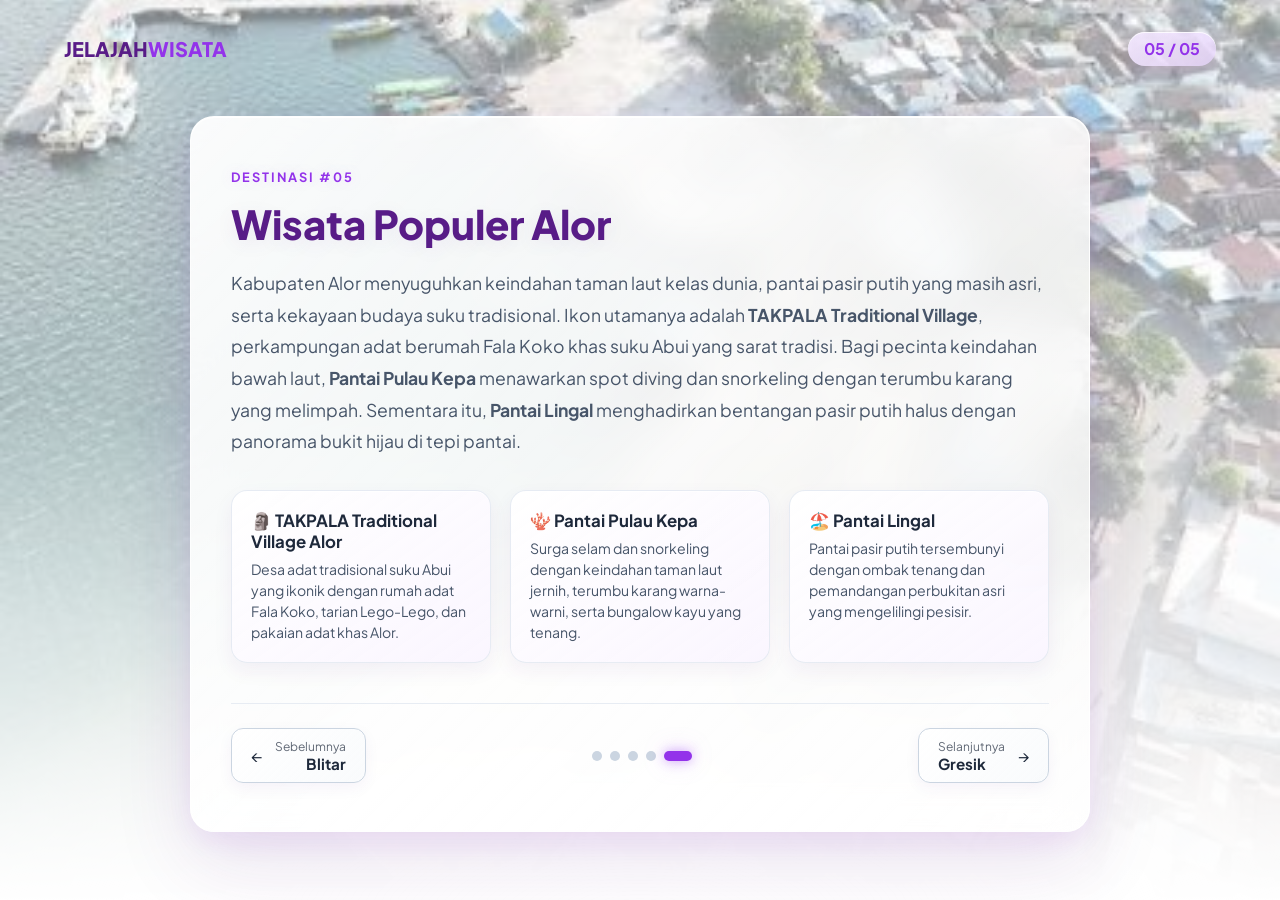
<file: pages/alor.html>
<!doctype html>
<html lang="id">
	<head>
		<meta charset="UTF-8" />
		<meta name="viewport" content="width=device-width, initial-scale=1.0" />
		<title>Wisata Populer Blitar - Sejarah, Candi & Wisata Bahari</title>
		<link
			href="https://fonts.googleapis.com/css2?family=Plus+Jakarta+Sans:wght@400;600;700;800&display=swap"
			rel="stylesheet"
		/>
		<link rel="stylesheet" href="../style.css" />
	</head>
	<body>
		<div class="background-decor" style="--background-image: url('/pages/png__/alor.jpg');"></div></div>

		<nav class="navbar">
			<div class="logo">JELAJAH<span>WISATA</span></div>
			<div class="counter">05 / 05</div>
		</nav>

		<main class="container">
			<div class="badge-tag">DESTINASI #05</div>

			<h1 class="animate-title" id="pageTitle">Wisata Populer Alor</h1>

			<div class="content-box">
				<p class="animate-paragraph" id="mainParagraph">
					Kabupaten Alor menyuguhkan keindahan taman laut kelas dunia, pantai pasir putih yang masih asri, serta kekayaan budaya suku tradisional.
Ikon utamanya adalah <strong>TAKPALA Traditional Village</strong>, perkampungan adat berumah Fala Koko khas suku Abui yang sarat tradisi.
Bagi pecinta keindahan bawah laut, <strong>Pantai Pulau Kepa</strong> menawarkan spot diving dan snorkeling dengan terumbu karang yang melimpah.
Sementara itu, <strong>Pantai Lingal</strong> menghadirkan bentangan pasir putih halus dengan panorama bukit hijau di tepi pantai.
				</p>
			</div>

			<div class="cards-grid">
				<div class="card">
					<h3>🗿 TAKPALA Traditional Village Alor</h3>
					<p>
						Desa adat tradisional suku Abui yang ikonik dengan rumah adat Fala
						Koko, tarian Lego-Lego, dan pakaian adat khas Alor.
					</p>
				</div>
				<div class="card">
					<h3>🪸 Pantai Pulau Kepa</h3>
					<p>
						Surga selam dan snorkeling dengan keindahan taman laut jernih,
						terumbu karang warna-warni, serta bungalow kayu yang tenang.
					</p>
				</div>
				<div class="card">
					<h3>🏖️ Pantai Lingal</h3>
					<p>
						Pantai pasir putih tersembunyi dengan ombak tenang dan pemandangan
						perbukitan asri yang mengelilingi pesisir.
					</p>
				</div>
			</div>

			<div class="nav-controls">
				<a href="blitar.html" class="nav-btn prev-btn" id="btnPrev">
					<span class="arrow">&larr;</span>
					<span class="btn-text">
						<small>Sebelumnya</small>
						<strong>Blitar</strong>
					</span>
				</a>

				<div class="dots-indicator">
					<span class="dot"></span>
					<span class="dot"></span>
					<span class="dot"></span>
					<span class="dot"></span>
					<span class="dot active"></span>
				</div>

				<a href="gresik.html" class="nav-btn next-btn" id="btnNext">
					<span class="btn-text">
						<small>Selanjutnya</small>
						<strong>Gresik</strong>
					</span>
					<span class="arrow">&rarr;</span>
				</a>
			</div>
		</main>

		<script src="../script.js"></script>
	</body>
</html>
</file>
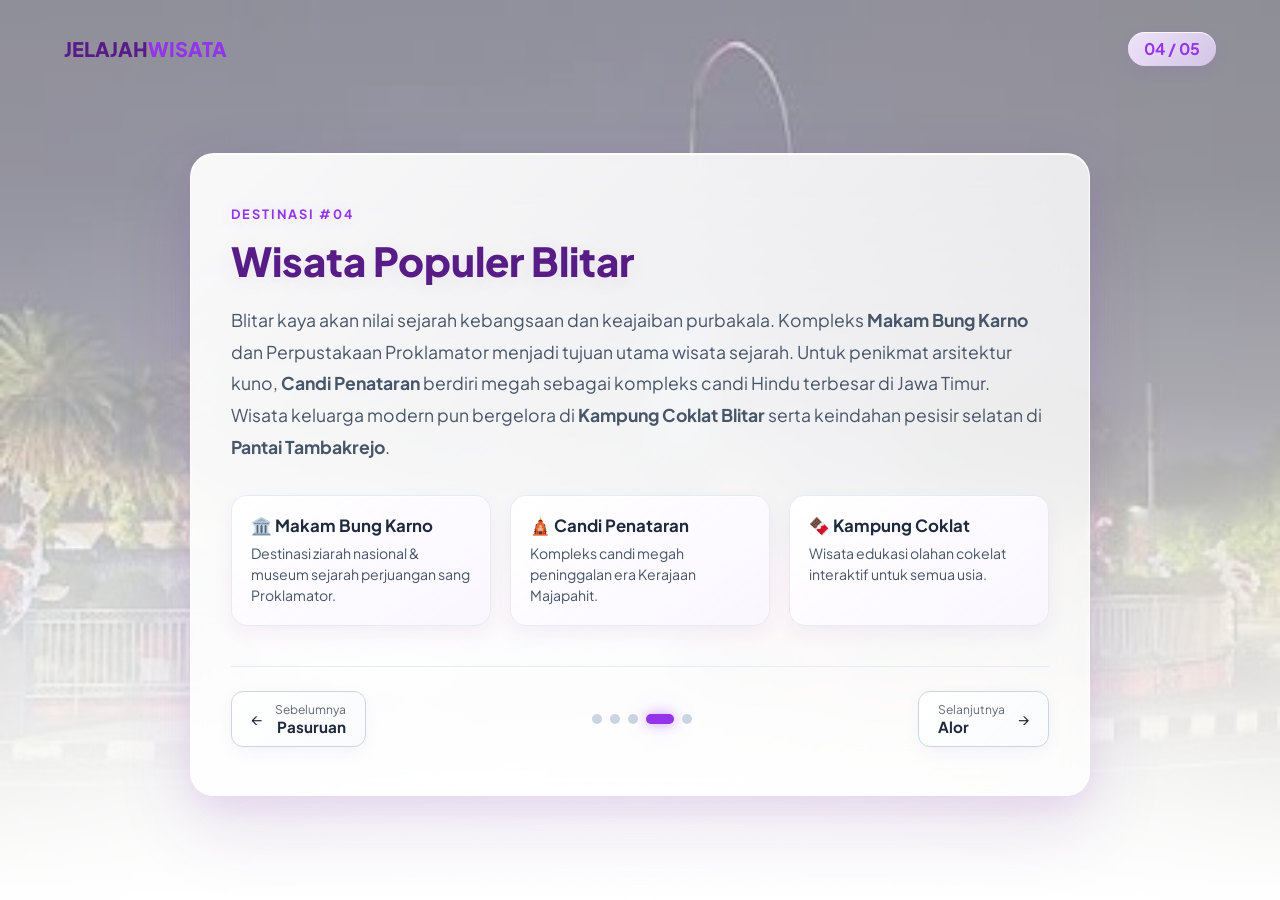
<file: pages/blitar.html>
<!doctype html>
<html lang="id">
	<head>
		<meta charset="UTF-8" />
		<meta name="viewport" content="width=device-width, initial-scale=1.0" />
		<title>Wisata Populer Blitar - Sejarah, Candi & Wisata Bahari</title>
		<link
			href="https://fonts.googleapis.com/css2?family=Plus+Jakarta+Sans:wght@400;600;700;800&display=swap"
			rel="stylesheet"
		/>
		<link rel="stylesheet" href="../style.css" />
	</head>
	<body>
		<div class="background-decor" style="--background-image: url('/pages/png__/blitar.jpg');"></div></div>

		<nav class="navbar">
			<div class="logo">JELAJAH<span>WISATA</span></div>
			<div class="counter">04 / 05</div>
		</nav>

		<main class="container">
			<div class="badge-tag">DESTINASI #04</div>

			<h1 class="animate-title" id="pageTitle">Wisata Populer Blitar</h1>

			<div class="content-box">
				<p class="animate-paragraph" id="mainParagraph">
					Blitar kaya akan nilai sejarah kebangsaan dan keajaiban purbakala.
					Kompleks <strong>Makam Bung Karno</strong> dan Perpustakaan
					Proklamator menjadi tujuan utama wisata sejarah. Untuk penikmat
					arsitektur kuno, <strong>Candi Penataran</strong> berdiri megah
					sebagai kompleks candi Hindu terbesar di Jawa Timur. Wisata keluarga
					modern pun bergelora di <strong>Kampung Coklat Blitar</strong> serta
					keindahan pesisir selatan di <strong>Pantai Tambakrejo</strong>.
				</p>
			</div>

			<div class="cards-grid">
				<div class="card">
					<h3>🏛️ Makam Bung Karno</h3>
					<p>
						Destinasi ziarah nasional & museum sejarah perjuangan sang
						Proklamator.
					</p>
				</div>
				<div class="card">
					<h3>🛕 Candi Penataran</h3>
					<p>Kompleks candi megah peninggalan era Kerajaan Majapahit.</p>
				</div>
				<div class="card">
					<h3>🍫 Kampung Coklat</h3>
					<p>Wisata edukasi olahan cokelat interaktif untuk semua usia.</p>
				</div>
			</div>

			<div class="nav-controls">
				<a href="pasuruan.html" class="nav-btn prev-btn" id="btnPrev">
					<span class="arrow">&larr;</span>
					<span class="btn-text">
						<small>Sebelumnya</small>
						<strong>Pasuruan</strong>
					</span>
				</a>

				<div class="dots-indicator">
					<span class="dot"></span>
					<span class="dot"></span>
					<span class="dot"></span>
					<span class="dot active"></span>
					<span class="dot"></span>
				</div>

				<a href="alor.html" class="nav-btn next-btn" id="btnNext">
					<span class="btn-text">
						<small>Selanjutnya</small>
						<strong>Alor</strong>
					</span>
					<span class="arrow">&rarr;</span>
				</a>
			</div>
		</main>

		<script src="../script.js"></script>
	</body>
</html>
</file>
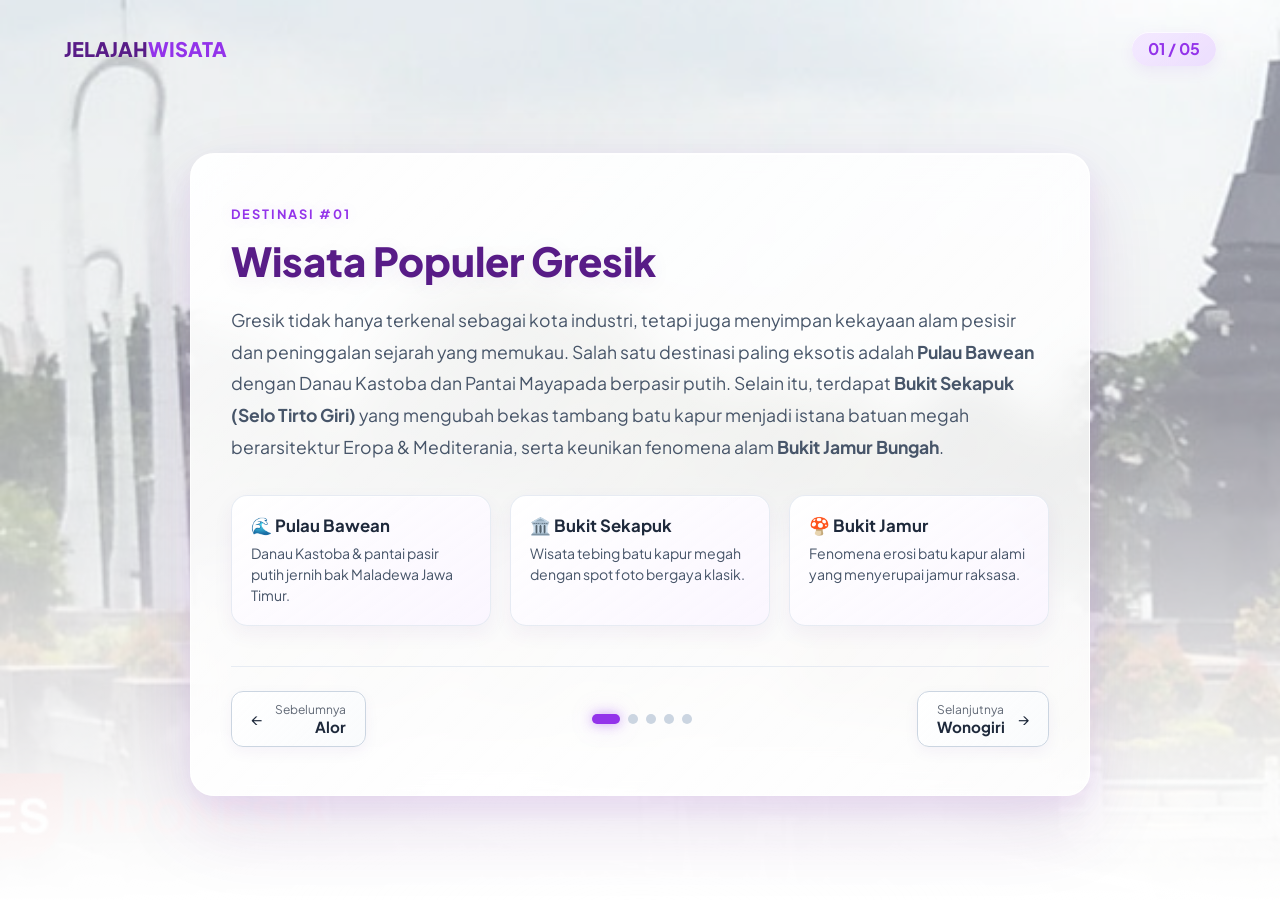
<file: pages/gresik.html>
<!doctype html>
<html lang="id">
	<head>
		<meta charset="UTF-8" />
		<meta name="viewport" content="width=device-width, initial-scale=1.0" />
		<title>Wisata Populer Gresik - Jelajah Pesisir & Sejarah</title>
		<link
			href="https://fonts.googleapis.com/css2?family=Plus+Jakarta+Sans:wght@400;600;700;800&display=swap"
			rel="stylesheet"
		/>
		<link rel="stylesheet" href="../style.css" />
	</head>
	<body>
		<div class="background-decor" style="--background-image: url('/pages/png__/gresik.jpg');"></div></div>

		<nav class="navbar">
			<div class="logo">JELAJAH<span>WISATA</span></div>
			<div class="counter">01 / 05</div>
		</nav>

		<main class="container">
			<div class="badge-tag">DESTINASI #01</div>

			<h1 class="animate-title" id="pageTitle">Wisata Populer Gresik</h1>

			<div class="content-box">
				<p class="animate-paragraph" id="mainParagraph">
					Gresik tidak hanya terkenal sebagai kota industri, tetapi juga
					menyimpan kekayaan alam pesisir dan peninggalan sejarah yang memukau.
					Salah satu destinasi paling eksotis adalah
					<strong>Pulau Bawean</strong> dengan Danau Kastoba dan Pantai Mayapada
					berpasir putih. Selain itu, terdapat
					<strong>Bukit Sekapuk (Selo Tirto Giri)</strong> yang mengubah bekas
					tambang batu kapur menjadi istana batuan megah berarsitektur Eropa &
					Mediterania, serta keunikan fenomena alam
					<strong>Bukit Jamur Bungah</strong>.
				</p>
			</div>

			<div class="cards-grid">
				<div class="card">
					<h3>🌊 Pulau Bawean</h3>
					<p>
						Danau Kastoba & pantai pasir putih jernih bak Maladewa Jawa Timur.
					</p>
				</div>
				<div class="card">
					<h3>🏛️ Bukit Sekapuk</h3>
					<p>Wisata tebing batu kapur megah dengan spot foto bergaya klasik.</p>
				</div>
				<div class="card">
					<h3>🍄 Bukit Jamur</h3>
					<p>Fenomena erosi batu kapur alami yang menyerupai jamur raksasa.</p>
				</div>
			</div>

			<div class="nav-controls">
				<a href="alor.html" class="nav-btn prev-btn" id="btnPrev">
					<span class="arrow">&larr;</span>
					<span class="btn-text">
						<small>Sebelumnya</small>
						<strong>Alor</strong>
					</span>
				</a>

				<div class="dots-indicator">
					<span class="dot active"></span>
					<span class="dot"></span>
					<span class="dot"></span>
					<span class="dot"></span>
					<span class="dot"></span>
				</div>

				<a href="wonogiri.html" class="nav-btn next-btn" id="btnNext">
					<span class="btn-text">
						<small>Selanjutnya</small>
						<strong>Wonogiri</strong>
					</span>
					<span class="arrow">&rarr;</span>
				</a>
			</div>
		</main>

		<script src="../script.js"></script>
	</body>
</html>
</file>
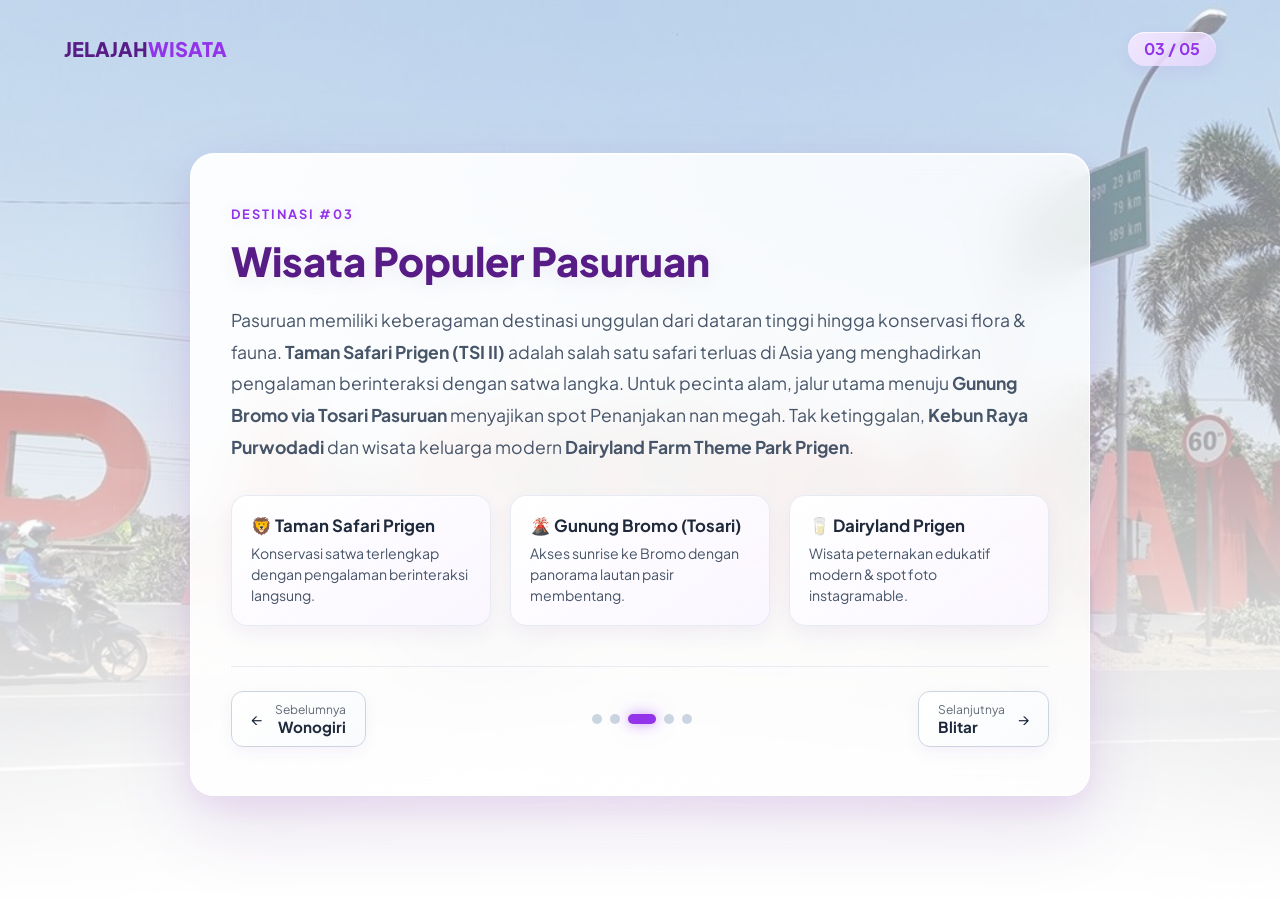
<file: pages/pasuruan.html>
<!doctype html>
<html lang="id">
	<head>
		<meta charset="UTF-8" />
		<meta name="viewport" content="width=device-width, initial-scale=1.0" />
		<title>Wisata Populer Pasuruan - Pegunungan & Edukasi Satwa</title>
		<link
			href="https://fonts.googleapis.com/css2?family=Plus+Jakarta+Sans:wght@400;600;700;800&display=swap"
			rel="stylesheet"
		/>
		<link rel="stylesheet" href="../style.css" />
	</head>
	<body>
		<div class="background-decor" style="--background-image: url('/pages/png__/pasuruan.jpg');"></div></div>

		<nav class="navbar">
			<div class="logo">JELAJAH<span>WISATA</span></div>
			<div class="counter">03 / 05</div>
		</nav>

		<main class="container">
			<div class="badge-tag">DESTINASI #03</div>

			<h1 class="animate-title" id="pageTitle">Wisata Populer Pasuruan</h1>

			<div class="content-box">
				<p class="animate-paragraph" id="mainParagraph">
					Pasuruan memiliki keberagaman destinasi unggulan dari dataran tinggi
					hingga konservasi flora & fauna.
					<strong>Taman Safari Prigen (TSI II)</strong> adalah salah satu safari
					terluas di Asia yang menghadirkan pengalaman berinteraksi dengan satwa
					langka. Untuk pecinta alam, jalur utama menuju
					<strong>Gunung Bromo via Tosari Pasuruan</strong> menyajikan spot
					Penanjakan nan megah. Tak ketinggalan,
					<strong>Kebun Raya Purwodadi</strong> dan wisata keluarga modern
					<strong>Dairyland Farm Theme Park Prigen</strong>.
				</p>
			</div>

			<div class="cards-grid">
				<div class="card">
					<h3>🦁 Taman Safari Prigen</h3>
					<p>
						Konservasi satwa terlengkap dengan pengalaman berinteraksi langsung.
					</p>
				</div>
				<div class="card">
					<h3>🌋 Gunung Bromo (Tosari)</h3>
					<p>Akses sunrise ke Bromo dengan panorama lautan pasir membentang.</p>
				</div>
				<div class="card">
					<h3>🥛 Dairyland Prigen</h3>
					<p>Wisata peternakan edukatif modern & spot foto instagramable.</p>
				</div>
			</div>

			<div class="nav-controls">
				<a href="wonogiri.html" class="nav-btn prev-btn" id="btnPrev">
					<span class="arrow">&larr;</span>
					<span class="btn-text">
						<small>Sebelumnya</small>
						<strong>Wonogiri</strong>
					</span>
				</a>

				<div class="dots-indicator">
					<span class="dot"></span>
					<span class="dot"></span>
					<span class="dot active"></span>
					<span class="dot"></span>
					<span class="dot"></span>
				</div>

				<a href="blitar.html" class="nav-btn next-btn" id="btnNext">
					<span class="btn-text">
						<small>Selanjutnya</small>
						<strong>Blitar</strong>
					</span>
					<span class="arrow">&rarr;</span>
				</a>
			</div>
		</main>

		<script src="../script.js"></script>
	</body>
</html>
</file>
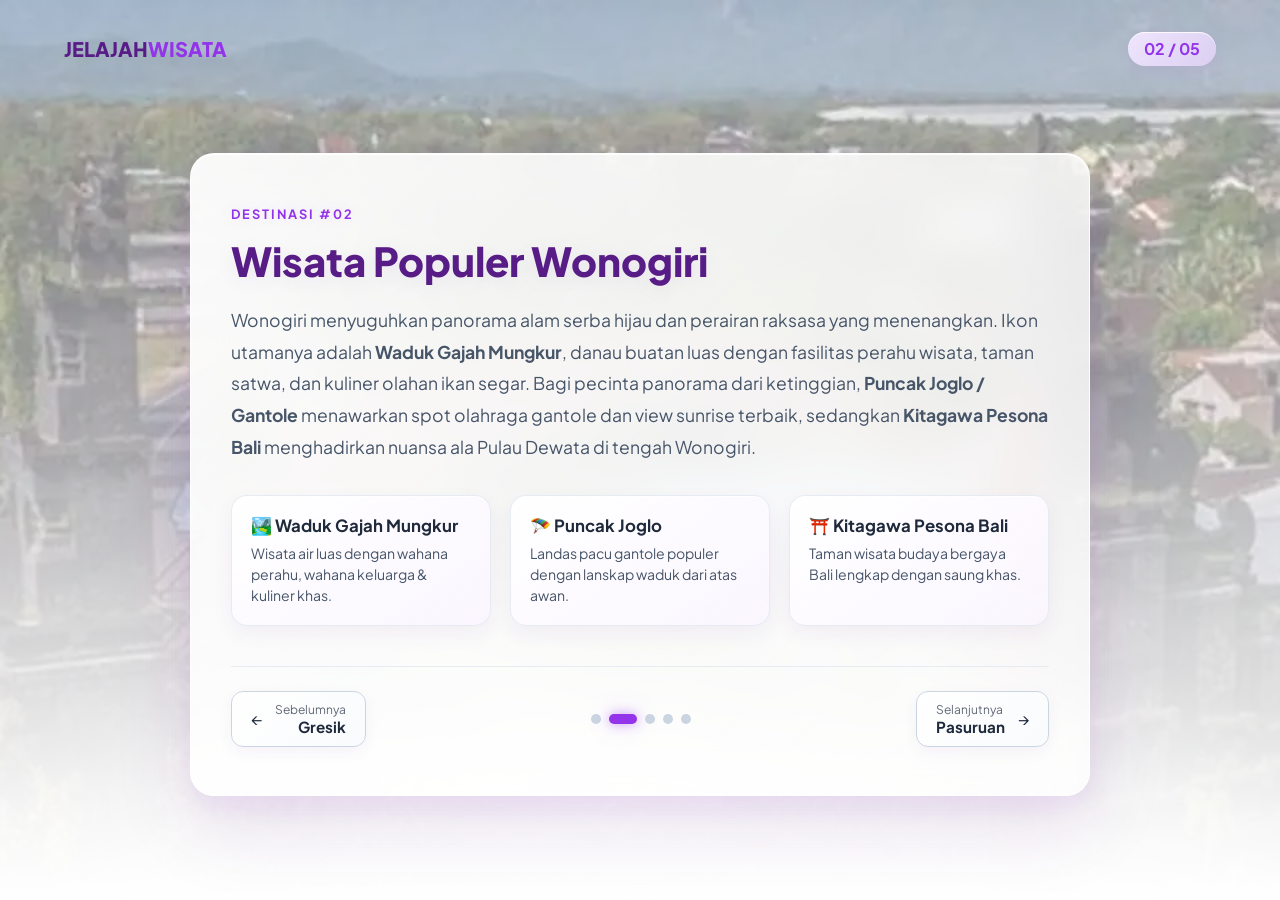
<file: pages/wonogiri.html>
<!doctype html>
<html lang="id">
	<head>
		<meta charset="UTF-8" />
		<meta name="viewport" content="width=device-width, initial-scale=1.0" />
		<title>Wisata Populer Wonogiri - Pesona Danau & Pegunungan</title>
		<link
			href="https://fonts.googleapis.com/css2?family=Plus+Jakarta+Sans:wght@400;600;700;800&display=swap"
			rel="stylesheet"
		/>
		<link rel="stylesheet" href="../style.css" />
	</head>
	<body>
		<div class="background-decor" style="--background-image: url('/pages/png__/wonogiri.webp');"></div></div>

		<nav class="navbar">
			<div class="logo">JELAJAH<span>WISATA</span></div>
			<div class="counter">02 / 05</div>
		</nav>

		<main class="container">
			<div class="badge-tag">DESTINASI #02</div>

			<h1 class="animate-title" id="pageTitle">Wisata Populer Wonogiri</h1>

			<div class="content-box">
				<p class="animate-paragraph" id="mainParagraph">
					Wonogiri menyuguhkan panorama alam serba hijau dan perairan raksasa
					yang menenangkan. Ikon utamanya adalah
					<strong>Waduk Gajah Mungkur</strong>, danau buatan luas dengan
					fasilitas perahu wisata, taman satwa, dan kuliner olahan ikan segar.
					Bagi pecinta panorama dari ketinggian,
					<strong>Puncak Joglo / Gantole</strong> menawarkan spot olahraga
					gantole dan view sunrise terbaik, sedangkan
					<strong>Kitagawa Pesona Bali</strong> menghadirkan nuansa ala Pulau
					Dewata di tengah Wonogiri.
				</p>
			</div>

			<div class="cards-grid">
				<div class="card">
					<h3>🏞️ Waduk Gajah Mungkur</h3>
					<p>
						Wisata air luas dengan wahana perahu, wahana keluarga & kuliner
						khas.
					</p>
				</div>
				<div class="card">
					<h3>🪂 Puncak Joglo</h3>
					<p>
						Landas pacu gantole populer dengan lanskap waduk dari atas awan.
					</p>
				</div>
				<div class="card">
					<h3>⛩️ Kitagawa Pesona Bali</h3>
					<p>Taman wisata budaya bergaya Bali lengkap dengan saung khas.</p>
				</div>
			</div>

			<div class="nav-controls">
				<a href="gresik.html" class="nav-btn prev-btn" id="btnPrev">
					<span class="arrow">&larr;</span>
					<span class="btn-text">
						<small>Sebelumnya</small>
						<strong>Gresik</strong>
					</span>
				</a>

				<div class="dots-indicator">
					<span class="dot"></span>
					<span class="dot active"></span>
					<span class="dot"></span>
					<span class="dot"></span>
					<span class="dot"></span>
				</div>

				<a href="pasuruan.html" class="nav-btn next-btn" id="btnNext">
					<span class="btn-text">
						<small>Selanjutnya</small>
						<strong>Pasuruan</strong>
					</span>
					<span class="arrow">&rarr;</span>
				</a>
			</div>
		</main>

		<script src="../script.js"></script>
	</body>
</html>
</file>
<file: style.css>
:root {
	--bg-primary: #faf5ff;
	--card-bg: rgba(255, 255, 255, 0.82);
	--accent-color: #9333ea;
	--accent-hover: #7e22ce;
	--text-primary: #581c87;
	--text-secondary: #475569;
	--shadow: 0 20px 40px rgba(147, 51, 234, 0.08);
	--defaultOpp: 1;
}

* {
	margin: 0;
	padding: 0;
	box-sizing: border-box;
	font-family: "Plus Jakarta Sans", sans-serif;
}

body {
	background: #fff;
	color: var(--text-primary);
	min-height: 100vh;
	display: flex;
	justify-content: center;
	align-items: center;
	overflow-x: hidden;
	position: relative;
	padding: 2rem 1rem;
}
.ease-out-ewe:not(.animate-title) {
	animation: easeOutEwe 0.9s cubic-bezier(0.22, 1, 0.36, 1) forwards !important;
}
/* ========================================
   BACKGROUND IMAGE
======================================== */

.background-decor {
	position: fixed;
	inset: 0;
	z-index: 0;
	pointer-events: none;
	overflow: hidden;
	--defaultOpp: 0.5;
	/* Ganti gambar di setiap HTML */
	background-image: var(--background-image);

	background-size: cover;
	background-position: center;
	background-repeat: no-repeat;

	/* Animasi muncul */
	opacity: 0;

	animation: backgroundFade 1.5s ease-out forwards;
}

/* ========================================
   GRADIENT TRANSPARAN → PUTIH
======================================== */

.background-decor::before {
	content: "";
	position: absolute;
	inset: 0;

	background: linear-gradient(
		to bottom,
		rgba(255, 255, 255, 0) 0%,
		rgba(255, 255, 255, 0.02) 20%,
		rgba(255, 255, 255, 0.2) 45%,
		rgba(255, 255, 255, 0.65) 70%,
		rgba(255, 255, 255, 1) 100%
	);
}

/* ========================================
   ANIMASI CAHAYA BAWAH
======================================== */

.background-decor::after {
	content: "";
	position: absolute;

	left: -10%;
	bottom: -35%;

	width: 120%;
	height: 65%;

	background: radial-gradient(
		ellipse at center,
		rgba(255, 255, 255, 0.95) 0%,
		rgba(255, 255, 255, 0.75) 35%,
		rgba(255, 255, 255, 0) 75%
	);

	filter: blur(25px);

	animation: bottomGlow 5s ease-in-out infinite alternate;
}

/* ========================================
   IMAGE FADE IN
======================================== */

@keyframes backgroundFade {
	0% {
		opacity: 0;
	}

	50% {
		opacity: 0.25;
	}

	100% {
		opacity: 0.5;
	}
}

/* ========================================
   GLOW BERGERAK
======================================== */

@keyframes bottomGlow {
	0% {
		transform: translateY(25px) scale(0.95);
		opacity: 0.65;
	}

	100% {
		transform: translateY(-25px) scale(1.05);
		opacity: 1;
	}
} /* ========================================
   NAVBAR
======================================== */

.navbar {
	position: absolute;
	top: 2rem;
	left: 5%;
	right: 5%;

	display: flex;
	justify-content: space-between;
	align-items: center;

	z-index: 10;
}

.logo {
	font-weight: 800;
	font-size: 1.25rem;
}

.logo span {
	color: var(--accent-color);
}

.counter {
	font-weight: 700;
	color: var(--accent-color);

	background: linear-gradient(
		135deg,
		rgba(243, 232, 255, 0.95),
		rgba(233, 213, 255, 0.75)
	);

	padding: 0.4rem 1rem;
	border-radius: 20px;

	box-shadow:
		0 5px 15px rgba(147, 51, 234, 0.08),
		inset 0 1px 0 rgba(255, 255, 255, 0.8);
}

/* ========================================
   MAIN GLASS CONTAINER
======================================== */

.container {
	max-width: 900px;
	width: 100%;

	background: linear-gradient(
		135deg,
		rgba(255, 255, 255, 0.94),
		rgba(255, 255, 255, 0.72)
	);

	backdrop-filter: blur(20px);
	-webkit-backdrop-filter: blur(20px);

	border: 1px solid rgba(255, 255, 255, 0.85);

	padding: 3rem 2.5rem;
	border-radius: 24px;

	box-shadow:
		0 30px 80px rgba(88, 28, 135, 0.12),
		0 10px 30px rgba(147, 51, 234, 0.08),
		inset 0 1px 0 rgba(255, 255, 255, 0.95);

	z-index: 1;
	margin-top: 3rem;

	transform: perspective(1200px) translateZ(0);
}

/* ========================================
   BADGE
======================================== */

.badge-tag {
	display: inline-block;

	font-size: 0.8rem;
	font-weight: 700;

	color: var(--accent-color);

	letter-spacing: 2px;
	margin-bottom: 0.8rem;

	text-shadow: 0 0 15px rgba(147, 51, 234, 0.15);
	animation: easeInEwe 0.9s cubic-bezier(0.22, 1, 0.36, 1) forwards;
}

/* ========================================
   ANIMASI JUDUL
======================================== */

.animate-title {
	font-size: 2.5rem;
	font-weight: 800;
	margin-bottom: 1.2rem;

	opacity: 0;
	transform: translateY(-40px);

	animation: titleEnter 0.9s cubic-bezier(0.22, 1, 0.36, 1) forwards;

	text-shadow: 0 4px 20px rgba(88, 28, 135, 0.08);
}
.animate-title.ease-out-ewe {
	animation: titleExit 0.9s cubic-bezier(0.22, 1, 0.36, 1) forwards;
}
@keyframes titleEnter {
	from {
		opacity: 0;
		transform: translateY(-40px);
	}
	to {
		opacity: 1;
		transform: translateY(0);
	}
}
@keyframes titleExit {
	from {
		opacity: 1;
		transform: translateY(0) translateX(0);
	}

	to {
		opacity: 0;
		transform: translateY(0) translateX(60px);
	}
}/* ========================================
   PARAGRAPH
======================================== */

.animate-paragraph {
	font-size: 1.1rem;
	line-height: 1.8;

	color: var(--text-secondary);

	margin-bottom: 2rem;

	opacity: 0;
	transform: translateX(-60px);

	animation: paragraphSlideIn 0.8s ease-out 0.2s forwards;
}

@keyframes paragraphSlideIn {
	0% {
		opacity: 0;
		transform: translateX(-60px);
	}

	100% {
		opacity: 1;
		transform: translateX(0);
	}
}

.animate-paragraph.slide-out-right {
	animation: paragraphSlideOut 0.5s ease-in forwards !important;
}

@keyframes paragraphSlideOut {
	0% {
		opacity: 1;
		transform: translateX(0);
	}

	100% {
		opacity: 0;
		transform: translateX(60px);
	}
}

/* ========================================
   CARDS
======================================== */

.cards-grid {
	display: grid;

	grid-template-columns: repeat(auto-fit, minmax(220px, 1fr));

	gap: 1.2rem;
	margin-bottom: 2.5rem;
}

.card {
	background: linear-gradient(
		145deg,
		rgba(255, 255, 255, 0.98),
		rgba(250, 245, 255, 0.9)
	);

	padding: 1.2rem;

	border-radius: 16px;

	border: 1px solid rgba(226, 232, 240, 0.8);

	box-shadow:
		0 8px 20px rgba(88, 28, 135, 0.06),
		inset 0 1px 0 rgba(255, 255, 255, 0.9);

	transition:
		transform 0.35s ease,
		box-shadow 0.35s ease;
	animation: easeInEwe 0.9s cubic-bezier(0.22, 1, 0.36, 1) forwards;
}

.card:hover {
	transform: translateY(-7px) perspective(600px) rotateX(2deg);

	box-shadow:
		0 18px 35px rgba(147, 51, 234, 0.15),
		0 0 25px rgba(192, 132, 252, 0.15);
}

.card h3 {
	font-size: 1.05rem;
	margin-bottom: 0.4rem;
	color: #1e293b;
}

.card p {
	font-size: 0.88rem;
	color: var(--text-secondary);
	line-height: 1.5;
}

/* ========================================
   NAVIGATION
======================================== */

.nav-controls {
	display: flex;
	justify-content: space-between;
	align-items: center;

	border-top: 1px solid rgba(226, 232, 240, 0.8);

	padding-top: 1.5rem;
}

.nav-btn {
	display: flex;
	align-items: center;
	gap: 0.8rem;

	text-decoration: none;
	color: #1e293b;

	padding: 0.6rem 1.2rem;

	border-radius: 12px;

	background: linear-gradient(
		135deg,
		rgba(255, 255, 255, 0.95),
		rgba(248, 250, 252, 0.85)
	);

	border: 1px solid #cbd5e1;

	box-shadow: 0 5px 15px rgba(88, 28, 135, 0.05);
	transition: all 0.3s ease;
}

.nav-btn:hover {
	background: var(--accent-color);
	color: #ffffff;

	border-color: var(--accent-color);

	box-shadow:
		0 8px 25px rgba(147, 51, 234, 0.3),
		0 0 20px rgba(192, 132, 252, 0.25);

	transform: translateY(-2px);
}

.btn-text {
	display: flex;
	flex-direction: column;
	text-align: left;
	animation: easeInEwe 0.9s cubic-bezier(0.22, 1, 0.36, 1) forwards;
}
.prev-btn .btn-text {
	text-align: right;
}

.btn-text small {
	font-size: 0.75rem;
	opacity: 0.7;
}

.btn-text strong {
	font-size: 0.95rem;
}

/* ========================================
   DOT INDICATOR
======================================== */

.dots-indicator {
	display: flex;
	gap: 8px;
}

.dot {
	width: 10px;
	height: 10px;

	border-radius: 50%;

	background: #cbd5e1;

	transition: 0.3s;
}

.dot.active {
	width: 28px;

	border-radius: 10px;

	background: var(--accent-color);

	box-shadow:
		0 0 12px rgba(147, 51, 234, 0.45),
		0 0 25px rgba(192, 132, 252, 0.25);
}

@keyframes easeOutEwe {
	from {
		opacity: var(--defaultOpp);
	}

	to {
		opacity: 0;
	}
}
@keyframes easeInEwe {
	from {
		opacity: 0;
	}

	to {
		opacity: 1;
	}
}
</file>
